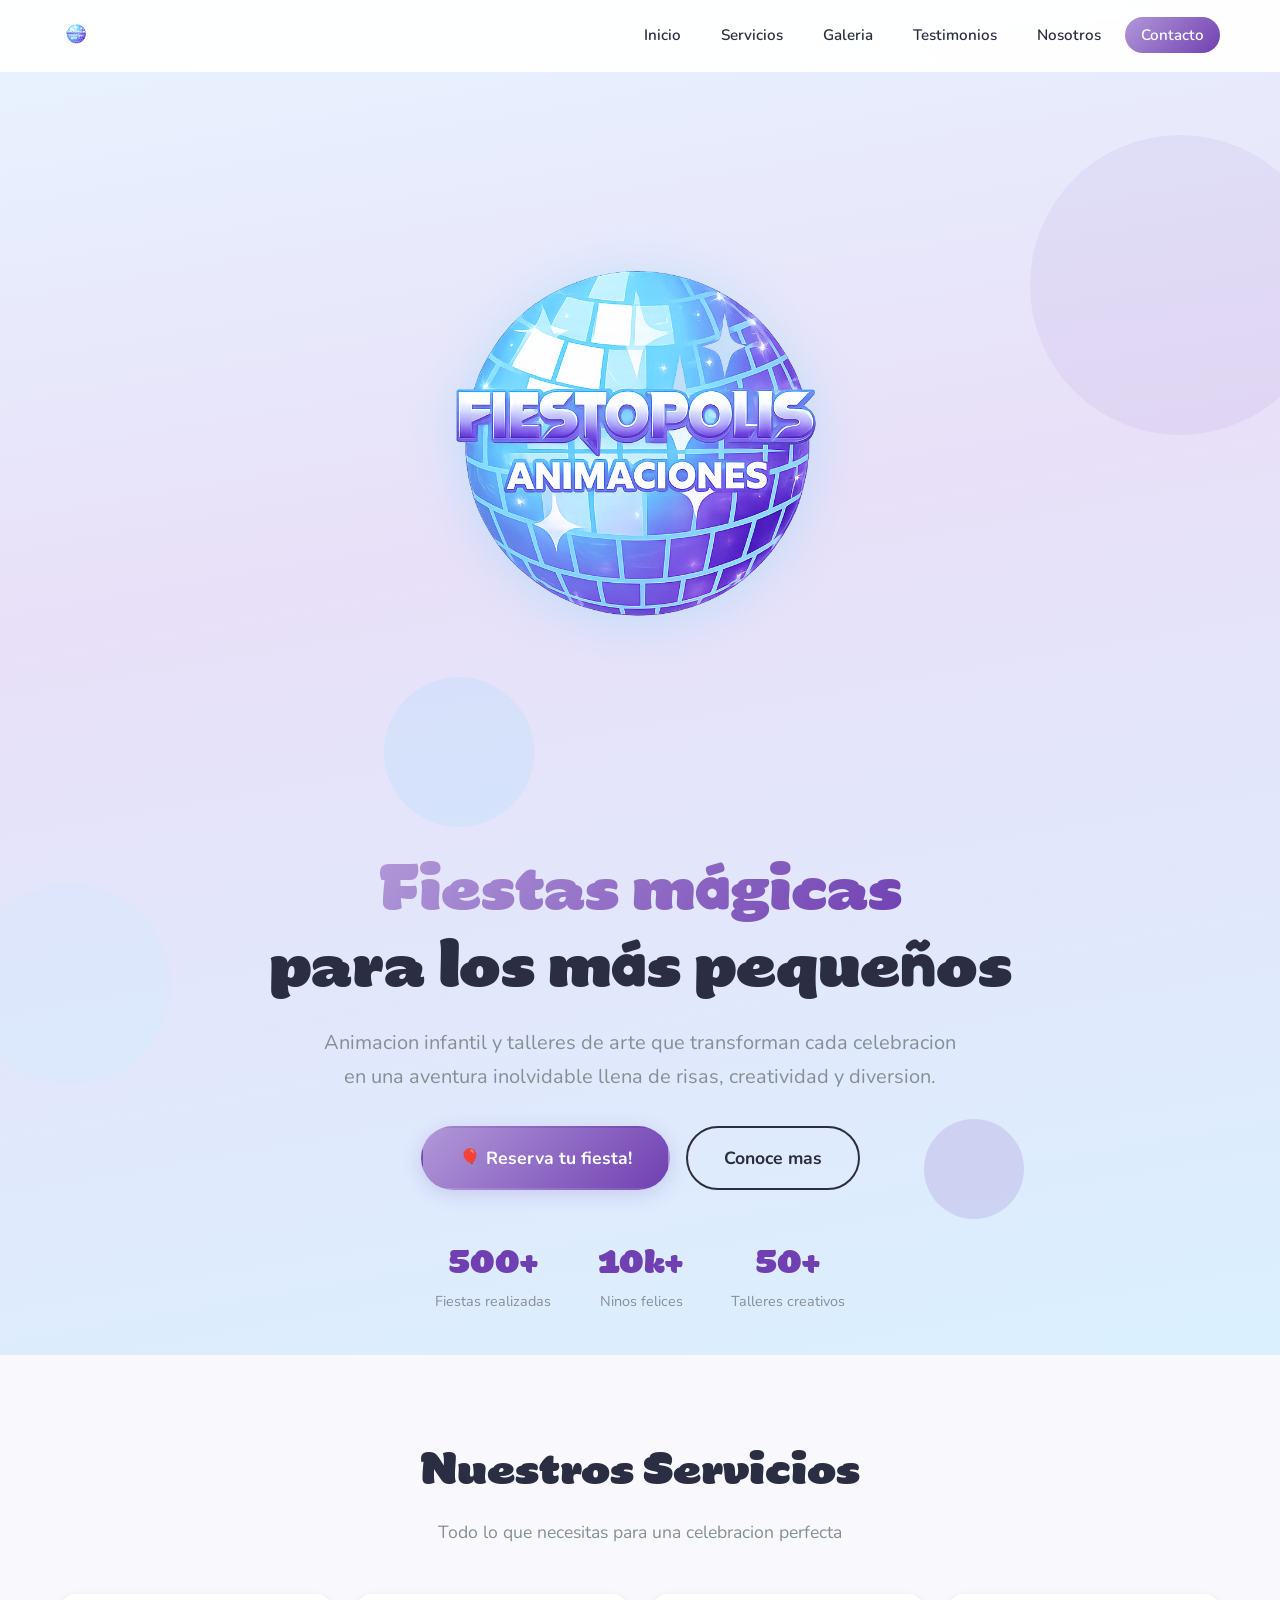
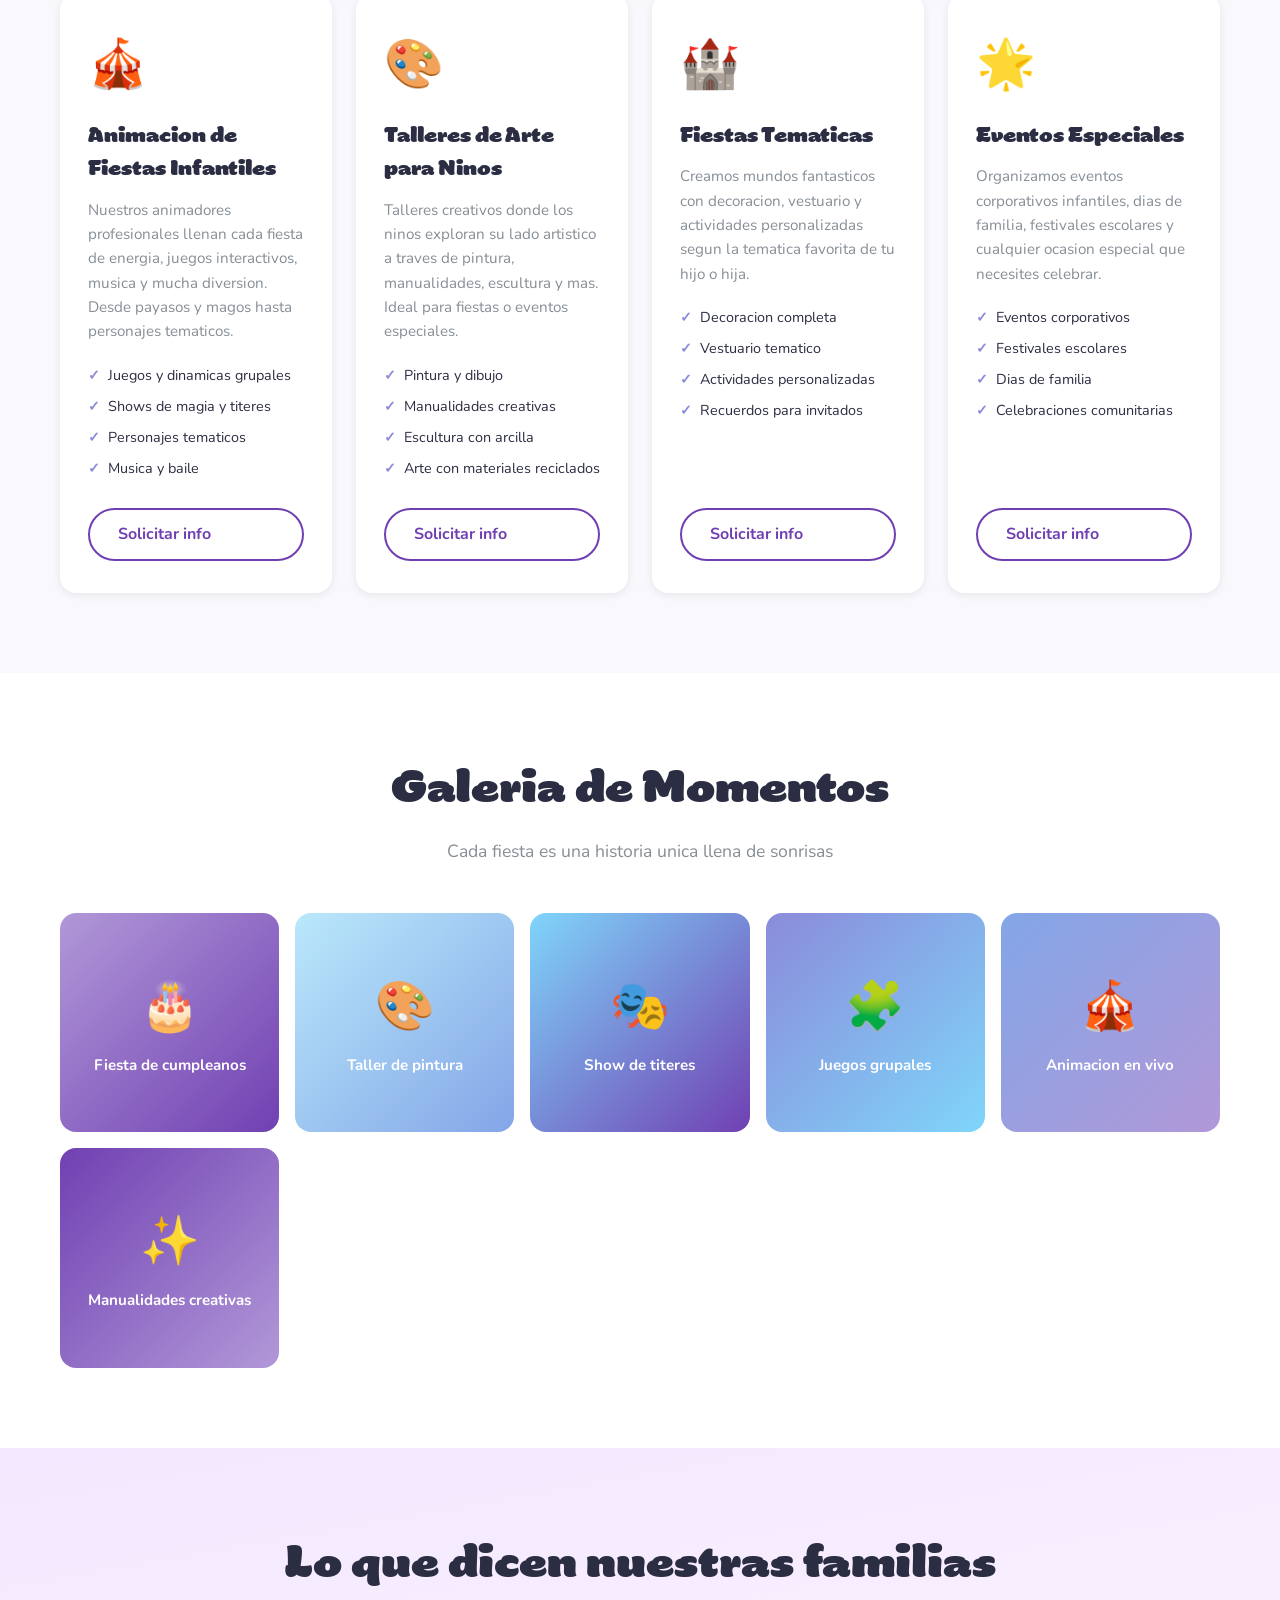
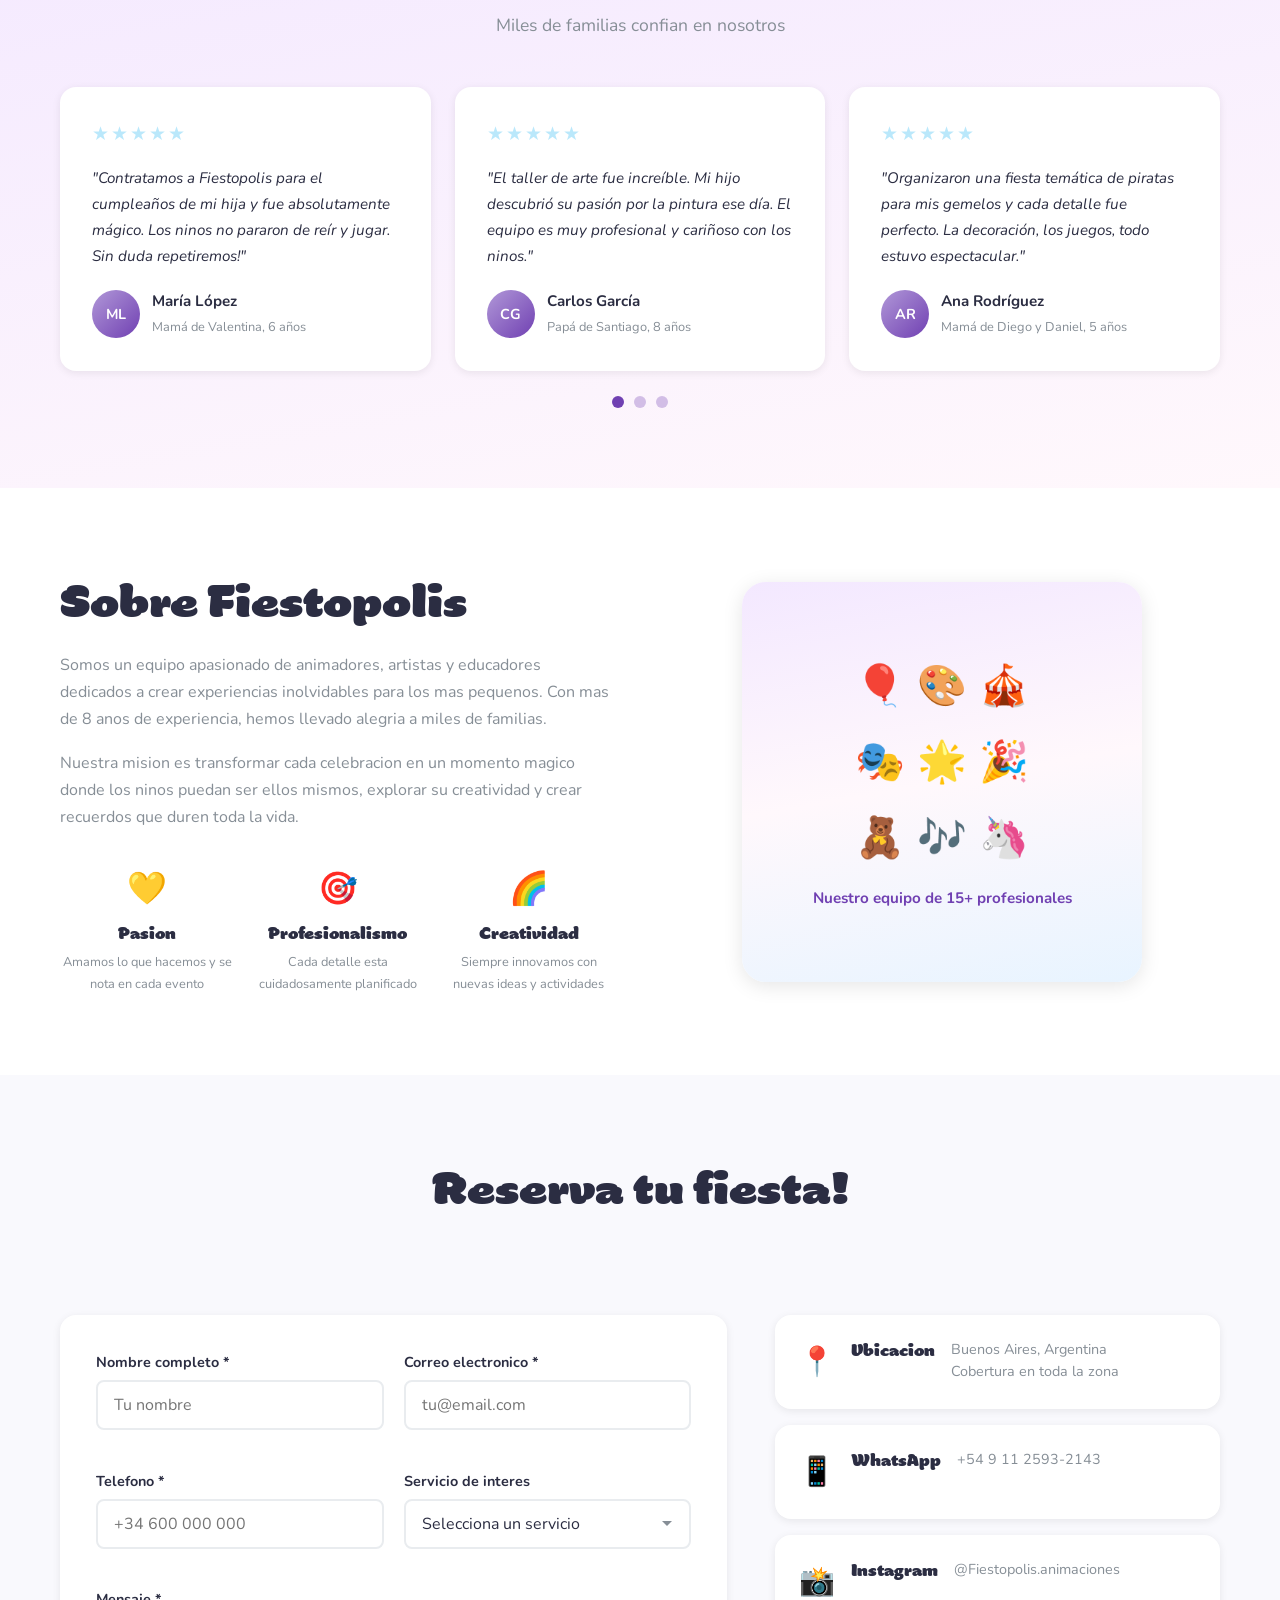
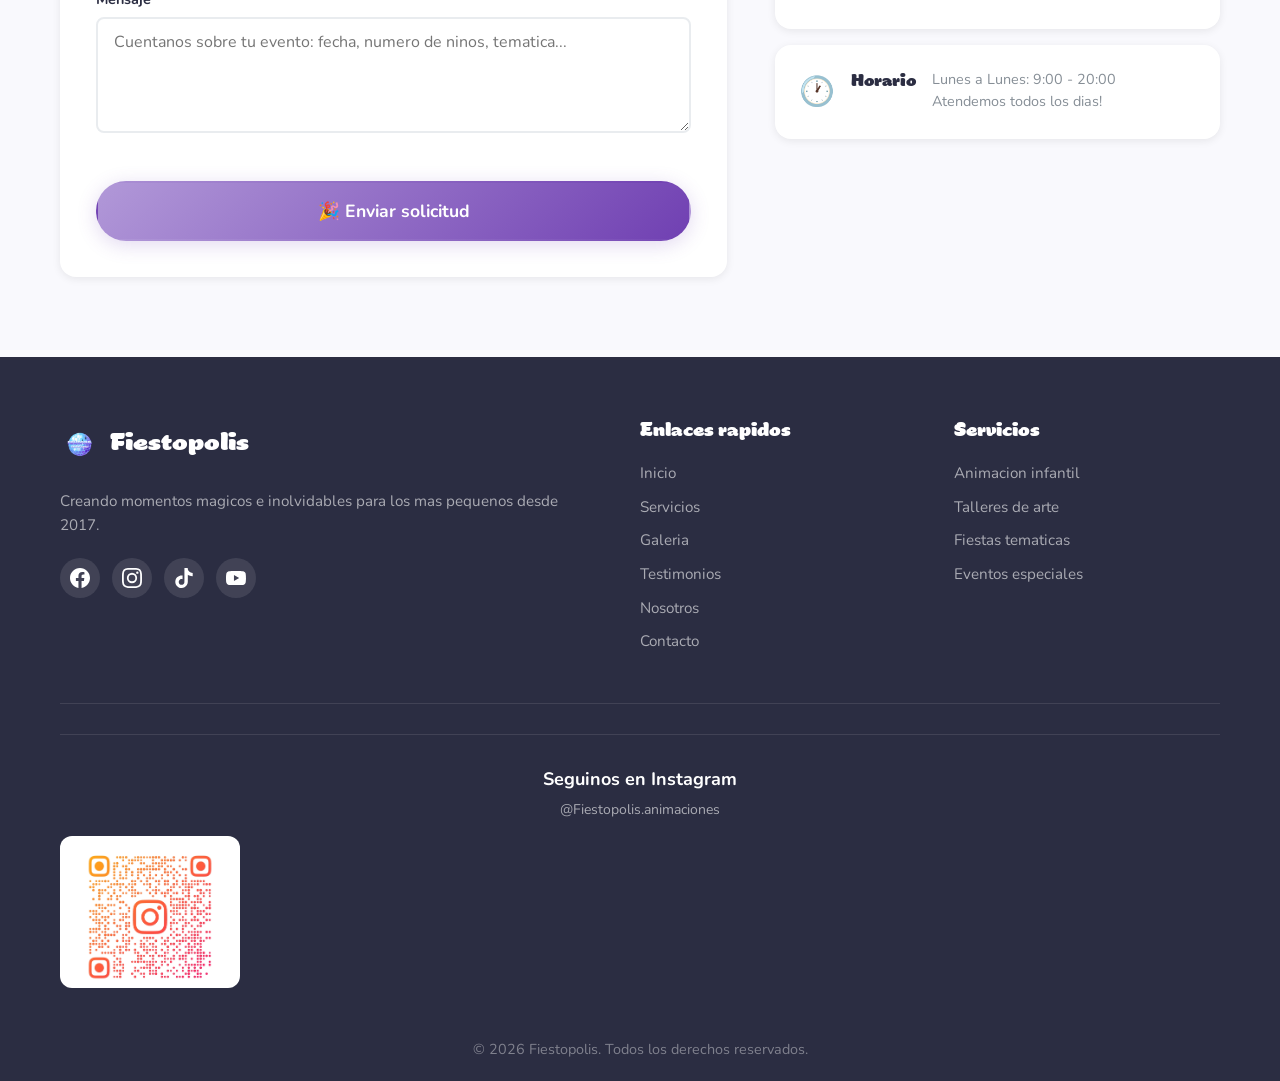
<file: index.html>
<!DOCTYPE html>
<html lang="es">
<head>
  <meta charset="UTF-8">
  <meta name="viewport" content="width=device-width, initial-scale=1.0">
  <title>Fiestopolis - Animacion Infantil y Talleres de Arte</title>
  <meta name="description" content="Fiestopolis: servicio de animacion infantil y talleres de arte para ninos. Fiestas inolvidables llenas de creatividad y diversion.">
  <link rel="preconnect" href="https://fonts.googleapis.com">
  <link rel="preconnect" href="https://fonts.gstatic.com" crossorigin>
  <link href="https://fonts.googleapis.com/css2?family=Fredoka+One&family=Nunito:wght@400;600;700&display=swap" rel="stylesheet">
  <link rel="stylesheet" href="css/styles.css">
</head>
<body>
  <!-- Header / Navbar -->
  <header class="header" id="header">
    <nav class="nav container">
      <a href="#" class="nav__logo">
        <img src="LOGOPNG.png" alt="Fiestopolis" style="height: 50px; width: auto; border-radius: 50%;">
      </a>
      <button class="nav__toggle" id="nav-toggle" aria-label="Abrir menu">
        <span></span>
        <span></span>
        <span></span>
      </button>
      <ul class="nav__menu" id="nav-menu">
        <li><a href="#hero" class="nav__link">Inicio</a></li>
        <li><a href="#servicios" class="nav__link">Servicios</a></li>
        <li><a href="#galeria" class="nav__link">Galeria</a></li>
        <li><a href="#testimonios" class="nav__link">Testimonios</a></li>
        <li><a href="#nosotros" class="nav__link">Nosotros</a></li>
        <li><a href="#contacto" class="nav__link nav__link--cta">Contacto</a></li>
      </ul>
    </nav>
  </header>

  <!-- Hero -->
  <section class="hero" id="hero">
    <div class="hero__bg-shapes">
      <div class="shape shape--1"></div>
      <div class="shape shape--2"></div>
      <div class="shape shape--3"></div>
      <div class="shape shape--4"></div>
    </div>
    <div class="container hero__content">
      <img src="LOGOPNG.png" alt="Fiestopolis Animaciones" class="hero__logo">
      <h1 class="hero__title animate-on-scroll">
        <span class="hero__title--highlight">Fiestas mágicas</span><br>
        para los más pequeños
      </h1>
      <p class="hero__subtitle animate-on-scroll">
        Animacion infantil y talleres de arte que transforman cada celebracion en una aventura inolvidable llena de risas, creatividad y diversion.
      </p>
      <div class="hero__actions animate-on-scroll">
        <a href="#contacto" class="btn btn--primary btn--lg">🎈 Reserva tu fiesta!</a>
        <a href="#servicios" class="btn btn--outline btn--lg">Conoce mas</a>
      </div>
      <div class="hero__stats animate-on-scroll">
        <div class="stat">
          <span class="stat__number">500+</span>
          <span class="stat__label">Fiestas realizadas</span>
        </div>
        <div class="stat">
          <span class="stat__number">10k+</span>
          <span class="stat__label">Ninos felices</span>
        </div>
        <div class="stat">
          <span class="stat__number">50+</span>
          <span class="stat__label">Talleres creativos</span>
        </div>
      </div>
    </div>
  </section>

  <!-- Servicios -->
  <section class="servicios section" id="servicios">
    <div class="container">
      <h2 class="section__title animate-on-scroll">Nuestros Servicios</h2>
      <p class="section__subtitle animate-on-scroll">Todo lo que necesitas para una celebracion perfecta</p>
      <div class="servicios__grid">
        <!-- Animacion de fiestas -->
        <div class="card animate-on-scroll">
          <div class="card__icon">🎪</div>
          <h3 class="card__title">Animacion de Fiestas Infantiles</h3>
          <p class="card__text">
            Nuestros animadores profesionales llenan cada fiesta de energia, juegos interactivos, musica y mucha diversion. Desde payasos y magos hasta personajes tematicos.
          </p>
          <ul class="card__list">
            <li>Juegos y dinamicas grupales</li>
            <li>Shows de magia y titeres</li>
            <li>Personajes tematicos</li>
            <li>Musica y baile</li>
          </ul>
          <a href="#contacto" class="btn btn--secondary">Solicitar info</a>
        </div>
        <!-- Talleres de arte -->
        <div class="card animate-on-scroll">
          <div class="card__icon">🎨</div>
          <h3 class="card__title">Talleres de Arte para Ninos</h3>
          <p class="card__text">
            Talleres creativos donde los ninos exploran su lado artistico a traves de pintura, manualidades, escultura y mas. Ideal para fiestas o eventos especiales.
          </p>
          <ul class="card__list">
            <li>Pintura y dibujo</li>
            <li>Manualidades creativas</li>
            <li>Escultura con arcilla</li>
            <li>Arte con materiales reciclados</li>
          </ul>
          <a href="#contacto" class="btn btn--secondary">Solicitar info</a>
        </div>
        <!-- Fiestas tematicas -->
        <div class="card animate-on-scroll">
          <div class="card__icon">🏰</div>
          <h3 class="card__title">Fiestas Tematicas</h3>
          <p class="card__text">
            Creamos mundos fantasticos con decoracion, vestuario y actividades personalizadas segun la tematica favorita de tu hijo o hija.
          </p>
          <ul class="card__list">
            <li>Decoracion completa</li>
            <li>Vestuario tematico</li>
            <li>Actividades personalizadas</li>
            <li>Recuerdos para invitados</li>
          </ul>
          <a href="#contacto" class="btn btn--secondary">Solicitar info</a>
        </div>
        <!-- Eventos especiales -->
        <div class="card animate-on-scroll">
          <div class="card__icon">🌟</div>
          <h3 class="card__title">Eventos Especiales</h3>
          <p class="card__text">
            Organizamos eventos corporativos infantiles, dias de familia, festivales escolares y cualquier ocasion especial que necesites celebrar.
          </p>
          <ul class="card__list">
            <li>Eventos corporativos</li>
            <li>Festivales escolares</li>
            <li>Dias de familia</li>
            <li>Celebraciones comunitarias</li>
          </ul>
          <a href="#contacto" class="btn btn--secondary">Solicitar info</a>
        </div>
      </div>
    </div>
  </section>

  <!-- Galeria -->
  <section class="galeria section" id="galeria">
    <div class="container">
      <h2 class="section__title animate-on-scroll">Galeria de Momentos</h2>
      <p class="section__subtitle animate-on-scroll">Cada fiesta es una historia unica llena de sonrisas</p>
      <div class="galeria__grid">
        <div class="galeria__item animate-on-scroll" style="--delay: 0">
          <div class="galeria__placeholder" style="background: linear-gradient(135deg, var(--color-pink), var(--color-purple));">
            <span>🎂</span>
            <p>Fiesta de cumpleanos</p>
          </div>
        </div>
        <div class="galeria__item animate-on-scroll" style="--delay: 1">
          <div class="galeria__placeholder" style="background: linear-gradient(135deg, var(--color-yellow), var(--color-orange));">
            <span>🎨</span>
            <p>Taller de pintura</p>
          </div>
        </div>
        <div class="galeria__item animate-on-scroll" style="--delay: 2">
          <div class="galeria__placeholder" style="background: linear-gradient(135deg, var(--color-blue), var(--color-purple));">
            <span>🎭</span>
            <p>Show de titeres</p>
          </div>
        </div>
        <div class="galeria__item animate-on-scroll" style="--delay: 3">
          <div class="galeria__placeholder" style="background: linear-gradient(135deg, var(--color-green), var(--color-blue));">
            <span>🧩</span>
            <p>Juegos grupales</p>
          </div>
        </div>
        <div class="galeria__item animate-on-scroll" style="--delay: 4">
          <div class="galeria__placeholder" style="background: linear-gradient(135deg, var(--color-orange), var(--color-pink));">
            <span>🎪</span>
            <p>Animacion en vivo</p>
          </div>
        </div>
        <div class="galeria__item animate-on-scroll" style="--delay: 5">
          <div class="galeria__placeholder" style="background: linear-gradient(135deg, var(--color-purple), var(--color-pink));">
            <span>✨</span>
            <p>Manualidades creativas</p>
          </div>
        </div>
      </div>
    </div>
  </section>

  <!-- Testimonios -->
  <section class="testimonios section" id="testimonios">
    <div class="container">
      <h2 class="section__title animate-on-scroll">Lo que dicen nuestras familias</h2>
      <p class="section__subtitle animate-on-scroll">Miles de familias confian en nosotros</p>
      <div class="testimonios__carousel" id="testimoniosCarousel">
        <!-- Grupo 1 -->
        <div class="testimonios__grupo active">
          <div class="testimonio">
            <div class="testimonio__stars">★★★★★</div>
            <p class="testimonio__text">"Contratamos a Fiestopolis para el cumpleaños de mi hija y fue absolutamente mágico. Los ninos no pararon de reír y jugar. Sin duda repetiremos!"</p>
            <div class="testimonio__author">
              <div class="testimonio__avatar">ML</div>
              <div><strong>María López</strong><span>Mamá de Valentina, 6 años</span></div>
            </div>
          </div>
          <div class="testimonio">
            <div class="testimonio__stars">★★★★★</div>
            <p class="testimonio__text">"El taller de arte fue increíble. Mi hijo descubrió su pasión por la pintura ese día. El equipo es muy profesional y cariñoso con los ninos."</p>
            <div class="testimonio__author">
              <div class="testimonio__avatar">CG</div>
              <div><strong>Carlos García</strong><span>Papá de Santiago, 8 años</span></div>
            </div>
          </div>
          <div class="testimonio">
            <div class="testimonio__stars">★★★★★</div>
            <p class="testimonio__text">"Organizaron una fiesta temática de piratas para mis gemelos y cada detalle fue perfecto. La decoración, los juegos, todo estuvo espectacular."</p>
            <div class="testimonio__author">
              <div class="testimonio__avatar">AR</div>
              <div><strong>Ana Rodríguez</strong><span>Mamá de Diego y Daniel, 5 años</span></div>
            </div>
          </div>
        </div>
        <!-- Grupo 2 -->
        <div class="testimonios__grupo">
          <div class="testimonio">
            <div class="testimonio__stars">★★★★★</div>
            <p class="testimonio__text">"Hicieron el cumple de mi nena con temática de unicornios y fue un sueño. Los chicos quedaron fascinados con los juegos y la decoración. Hermoso todo!"</p>
            <div class="testimonio__author">
              <div class="testimonio__avatar">LM</div>
              <div><strong>Laura Martínez</strong><span>Mamá de Sofía, 4 años</span></div>
            </div>
          </div>
          <div class="testimonio">
            <div class="testimonio__stars">★★★★★</div>
            <p class="testimonio__text">"Los contraté para un evento del colegio y fue un éxito total. 80 chicos entretenidos toda la tarde. Súper organizados y puntuales."</p>
            <div class="testimonio__author">
              <div class="testimonio__avatar">RP</div>
              <div><strong>Roberto Paz</strong><span>Director Escuela N°12</span></div>
            </div>
          </div>
          <div class="testimonio">
            <div class="testimonio__stars">★★★★★</div>
            <p class="testimonio__text">"El show de magia dejó a todos con la boca abierta, chicos y grandes. Mis hijos siguen hablando de la fiesta. 100% recomendable!"</p>
            <div class="testimonio__author">
              <div class="testimonio__avatar">VN</div>
              <div><strong>Verónica Núñez</strong><span>Mamá de Tomás y Lucía, 7 y 9 años</span></div>
            </div>
          </div>
        </div>
        <!-- Grupo 3 -->
        <div class="testimonios__grupo">
          <div class="testimonio">
            <div class="testimonio__stars">★★★★★</div>
            <p class="testimonio__text">"Festejamos el cumple en casa y Fiestopolis transformó el living en un parque de diversiones. No necesitás salón, ellos llevan todo. Genios!"</p>
            <div class="testimonio__author">
              <div class="testimonio__avatar">DF</div>
              <div><strong>Diego Fernández</strong><span>Papá de Mateo, 5 años</span></div>
            </div>
          </div>
          <div class="testimonio">
            <div class="testimonio__stars">★★★★★</div>
            <p class="testimonio__text">"El taller de slime fue lo más. Mi hija quiere que vengan todos los fines de semana. Muy buena onda y re creativos con las actividades."</p>
            <div class="testimonio__author">
              <div class="testimonio__avatar">SC</div>
              <div><strong>Silvina Campos</strong><span>Mamá de Emma, 8 años</span></div>
            </div>
          </div>
          <div class="testimonio">
            <div class="testimonio__stars">★★★★★</div>
            <p class="testimonio__text">"Contraté el servicio para el día de la familia de mi empresa. Impecables de principio a fin, los chicos y los padres la pasaron increíble."</p>
            <div class="testimonio__author">
              <div class="testimonio__avatar">MR</div>
              <div><strong>Marcelo Ruiz</strong><span>RRHH - Empresa Logística</span></div>
            </div>
          </div>
        </div>
      </div>
      <!-- Indicadores -->
      <div style="display: flex; justify-content: center; gap: 10px; margin-top: 25px;">
        <span class="carousel-dot active" onclick="goToSlide(0)" style="width: 12px; height: 12px; border-radius: 50%; background: var(--color-purple); cursor: pointer; opacity: 1; transition: opacity 0.3s;"></span>
        <span class="carousel-dot" onclick="goToSlide(1)" style="width: 12px; height: 12px; border-radius: 50%; background: var(--color-purple); cursor: pointer; opacity: 0.3; transition: opacity 0.3s;"></span>
        <span class="carousel-dot" onclick="goToSlide(2)" style="width: 12px; height: 12px; border-radius: 50%; background: var(--color-purple); cursor: pointer; opacity: 0.3; transition: opacity 0.3s;"></span>
      </div>
    </div>
  </section>

  <!-- Sobre Nosotros -->
  <section class="nosotros section" id="nosotros">
    <div class="container">
      <div class="nosotros__content">
        <div class="nosotros__text animate-on-scroll">
          <h2 class="section__title section__title--left">Sobre Fiestopolis</h2>
          <p>
            Somos un equipo apasionado de animadores, artistas y educadores dedicados a crear experiencias inolvidables para los mas pequenos. Con mas de 8 anos de experiencia, hemos llevado alegria a miles de familias.
          </p>
          <p>
            Nuestra mision es transformar cada celebracion en un momento magico donde los ninos puedan ser ellos mismos, explorar su creatividad y crear recuerdos que duren toda la vida.
          </p>
          <div class="nosotros__values">
            <div class="value">
              <span class="value__icon">💛</span>
              <h4>Pasion</h4>
              <p>Amamos lo que hacemos y se nota en cada evento</p>
            </div>
            <div class="value">
              <span class="value__icon">🎯</span>
              <h4>Profesionalismo</h4>
              <p>Cada detalle esta cuidadosamente planificado</p>
            </div>
            <div class="value">
              <span class="value__icon">🌈</span>
              <h4>Creatividad</h4>
              <p>Siempre innovamos con nuevas ideas y actividades</p>
            </div>
          </div>
        </div>
        <div class="nosotros__visual animate-on-scroll">
          <div class="nosotros__image-placeholder">
            <div class="nosotros__emoji-collage">
              <span style="--i:0">🎈</span>
              <span style="--i:1">🎨</span>
              <span style="--i:2">🎪</span>
              <span style="--i:3">🎭</span>
              <span style="--i:4">🌟</span>
              <span style="--i:5">🎉</span>
              <span style="--i:6">🧸</span>
              <span style="--i:7">🎶</span>
              <span style="--i:8">🦄</span>
            </div>
            <p class="nosotros__team-text">Nuestro equipo de 15+ profesionales</p>
          </div>
        </div>
      </div>
    </div>
  </section>

  <!-- Contacto -->
  <section class="contacto section" id="contacto">
    <div class="container">
      <h2 class="section__title animate-on-scroll">Reserva tu fiesta!</h2>
      <p class="section__subtitle animate-on-scroll">Cuentanos que tienes en mente y te ayudamos a hacerlo realidad</p>
      <div class="contacto__content">
        <form class="contacto__form animate-on-scroll" id="contact-form" novalidate>
          <div class="form__group">
            <label for="nombre" class="form__label">Nombre completo *</label>
            <input type="text" id="nombre" name="nombre" class="form__input" placeholder="Tu nombre" required>
            <span class="form__error" id="nombre-error"></span>
          </div>
          <div class="form__group">
            <label for="email" class="form__label">Correo electronico *</label>
            <input type="email" id="email" name="email" class="form__input" placeholder="tu@email.com" required>
            <span class="form__error" id="email-error"></span>
          </div>
          <div class="form__group">
            <label for="telefono" class="form__label">Telefono *</label>
            <input type="tel" id="telefono" name="telefono" class="form__input" placeholder="+34 600 000 000" required>
            <span class="form__error" id="telefono-error"></span>
          </div>
          <div class="form__group">
            <label for="servicio" class="form__label">Servicio de interes</label>
            <select id="servicio" name="servicio" class="form__input form__select">
              <option value="">Selecciona un servicio</option>
              <option value="animacion">Animacion de fiestas</option>
              <option value="talleres">Talleres de arte</option>
              <option value="tematicas">Fiestas tematicas</option>
              <option value="eventos">Eventos especiales</option>
            </select>
          </div>
          <div class="form__group form__group--full">
            <label for="mensaje" class="form__label">Mensaje *</label>
            <textarea id="mensaje" name="mensaje" class="form__input form__textarea" placeholder="Cuentanos sobre tu evento: fecha, numero de ninos, tematica..." rows="4" required></textarea>
            <span class="form__error" id="mensaje-error"></span>
          </div>
          <button type="submit" class="btn btn--primary btn--lg form__submit">
            🎉 Enviar solicitud
          </button>
          <div class="form__success" id="form-success">
            ✅ Mensaje enviado correctamente! Te contactaremos pronto.
          </div>
        </form>
        <div class="contacto__info animate-on-scroll">
          <div class="info__card">
            <span class="info__icon">📍</span>
            <h4>Ubicacion</h4>
            <p>Buenos Aires, Argentina<br>Cobertura en toda la zona</p>
          </div>
          <div class="info__card">
            <span class="info__icon">📱</span>
            <h4>WhatsApp</h4>
            <p><a href="https://wa.me/5491125932143?text=Hola! Quisiera consultar por un evento" style="color: inherit; text-decoration: none;">+54 9 11 2593-2143</a></p>
          </div>
          <div class="info__card">
            <span class="info__icon">📸</span>
            <h4>Instagram</h4>
            <p><a href="https://www.instagram.com/Fiestopolis.animaciones/" target="_blank" style="color: inherit; text-decoration: none;">@Fiestopolis.animaciones</a></p>
          </div>
          <div class="info__card">
            <span class="info__icon">🕐</span>
            <h4>Horario</h4>
            <p>Lunes a Lunes: 9:00 - 20:00<br>Atendemos todos los dias!</p>
          </div>
        </div>
      </div>
    </div>
  </section>

  <!-- Footer -->
  <footer class="footer">
    <div class="container">
      <div class="footer__content">
        <div class="footer__brand">
          <a href="#" class="footer__logo"><img src="LOGOPNG.png" alt="Fiestopolis" style="height: 60px; width: auto; border-radius: 50%; display: inline-block; vertical-align: middle; margin-right: 10px;">Fiestopolis</a>
          <p class="footer__description">
            Creando momentos magicos e inolvidables para los mas pequenos desde 2017.
          </p>
          <div class="footer__social">
            <a href="#" class="social__link" aria-label="Facebook">
              <svg viewBox="0 0 24 24" width="20" height="20" fill="currentColor"><path d="M24 12.073c0-6.627-5.373-12-12-12s-12 5.373-12 12c0 5.99 4.388 10.954 10.125 11.854v-8.385H7.078v-3.47h3.047V9.43c0-3.007 1.792-4.669 4.533-4.669 1.312 0 2.686.235 2.686.235v2.953H15.83c-1.491 0-1.956.925-1.956 1.874v2.25h3.328l-.532 3.47h-2.796v8.385C19.612 23.027 24 18.062 24 12.073z"/></svg>
            </a>
            <a href="https://www.instagram.com/Fiestopolis.animaciones/" target="_blank" class="social__link" aria-label="Instagram">
              <svg viewBox="0 0 24 24" width="20" height="20" fill="currentColor"><path d="M12 2.163c3.204 0 3.584.012 4.85.07 3.252.148 4.771 1.691 4.919 4.919.058 1.265.069 1.645.069 4.849 0 3.205-.012 3.584-.069 4.849-.149 3.225-1.664 4.771-4.919 4.919-1.266.058-1.644.07-4.85.07-3.204 0-3.584-.012-4.849-.07-3.26-.149-4.771-1.699-4.919-4.92-.058-1.265-.07-1.644-.07-4.849 0-3.204.013-3.583.07-4.849.149-3.227 1.664-4.771 4.919-4.919 1.266-.057 1.645-.069 4.849-.069zM12 0C8.741 0 8.333.014 7.053.072 2.695.272.273 2.69.073 7.052.014 8.333 0 8.741 0 12c0 3.259.014 3.668.072 4.948.2 4.358 2.618 6.78 6.98 6.98C8.333 23.986 8.741 24 12 24c3.259 0 3.668-.014 4.948-.072 4.354-.2 6.782-2.618 6.979-6.98.059-1.28.073-1.689.073-4.948 0-3.259-.014-3.667-.072-4.947-.196-4.354-2.617-6.78-6.979-6.98C15.668.014 15.259 0 12 0zm0 5.838a6.162 6.162 0 100 12.324 6.162 6.162 0 000-12.324zM12 16a4 4 0 110-8 4 4 0 010 8zm6.406-11.845a1.44 1.44 0 100 2.881 1.44 1.44 0 000-2.881z"/></svg>
            </a>
            <a href="#" class="social__link" aria-label="TikTok">
              <svg viewBox="0 0 24 24" width="20" height="20" fill="currentColor"><path d="M12.525.02c1.31-.02 2.61-.01 3.91-.02.08 1.53.63 3.09 1.75 4.17 1.12 1.11 2.7 1.62 4.24 1.79v4.03c-1.44-.05-2.89-.35-4.2-.97-.57-.26-1.1-.59-1.62-.93-.01 2.92.01 5.84-.02 8.75-.08 1.4-.54 2.79-1.35 3.94-1.31 1.92-3.58 3.17-5.91 3.21-1.43.08-2.86-.31-4.08-1.03-2.02-1.19-3.44-3.37-3.65-5.71-.02-.5-.03-1-.01-1.49.18-1.9 1.12-3.72 2.58-4.96 1.66-1.44 3.98-2.13 6.15-1.72.02 1.48-.04 2.96-.04 4.44-.99-.32-2.15-.23-3.02.37-.63.41-1.11 1.04-1.36 1.75-.21.51-.15 1.07-.14 1.61.24 1.64 1.82 3.02 3.5 2.87 1.12-.01 2.19-.66 2.77-1.61.19-.33.4-.67.41-1.06.1-1.79.06-3.57.07-5.36.01-4.03-.01-8.05.02-12.07z"/></svg>
            </a>
            <a href="#" class="social__link" aria-label="YouTube">
              <svg viewBox="0 0 24 24" width="20" height="20" fill="currentColor"><path d="M23.498 6.186a3.016 3.016 0 00-2.122-2.136C19.505 3.545 12 3.545 12 3.545s-7.505 0-9.377.505A3.017 3.017 0 00.502 6.186C0 8.07 0 12 0 12s0 3.93.502 5.814a3.016 3.016 0 002.122 2.136c1.871.505 9.376.505 9.376.505s7.505 0 9.377-.505a3.015 3.015 0 002.122-2.136C24 15.93 24 12 24 12s0-3.93-.502-5.814zM9.545 15.568V8.432L15.818 12l-6.273 3.568z"/></svg>
            </a>
          </div>
        </div>
        <div class="footer__links">
          <h4>Enlaces rapidos</h4>
          <ul>
            <li><a href="#hero">Inicio</a></li>
            <li><a href="#servicios">Servicios</a></li>
            <li><a href="#galeria">Galeria</a></li>
            <li><a href="#testimonios">Testimonios</a></li>
            <li><a href="#nosotros">Nosotros</a></li>
            <li><a href="#contacto">Contacto</a></li>
          </ul>
        </div>
        <div class="footer__links">
          <h4>Servicios</h4>
          <ul>
            <li><a href="#servicios">Animacion infantil</a></li>
            <li><a href="#servicios">Talleres de arte</a></li>
            <li><a href="#servicios">Fiestas tematicas</a></li>
            <li><a href="#servicios">Eventos especiales</a></li>
          </ul>
        </div>
      </div>
      <div style="text-align: center; padding: 30px 0; border-top: 1px solid rgba(255,255,255,0.1); margin-top: 30px;">
        <p style="font-size: 18px; font-weight: 700; margin-bottom: 5px; color: #fff;">Seguinos en Instagram</p>
        <p style="font-size: 14px; color: rgba(255,255,255,0.6); margin-bottom: 15px;">@Fiestopolis.animaciones</p>
        <a href="https://www.instagram.com/Fiestopolis.animaciones/" target="_blank">
          <img src="qr.png" alt="QR Instagram Fiestopolis" style="width: 180px; border-radius: 12px;">
        </a>
      </div>
      <div class="footer__bottom">
        <p>&copy; 2026 Fiestopolis. Todos los derechos reservados.</p>
      </div>
    </div>
  </footer>

  <script src="js/main.js"></script>
</body>
</html>
</file>
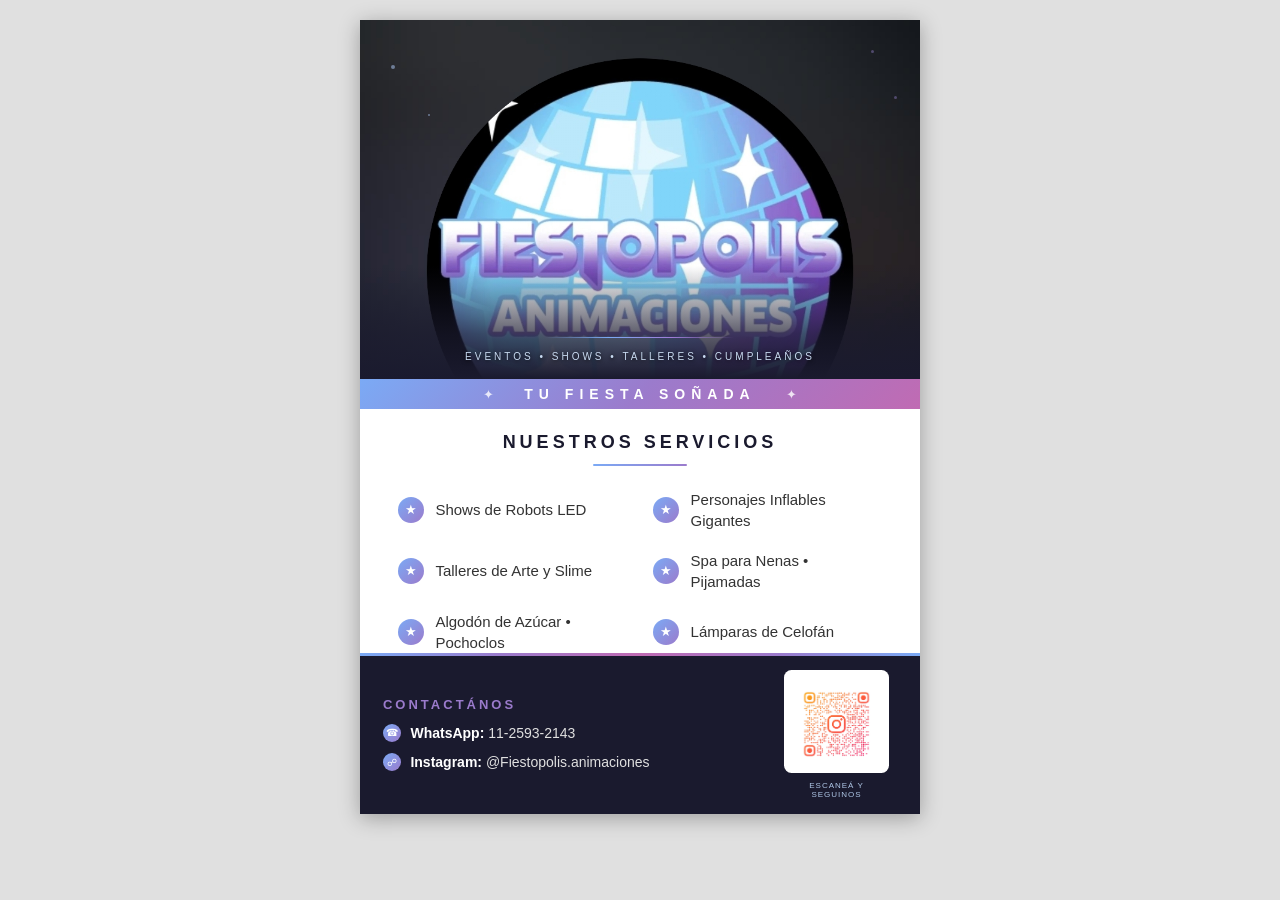
<file: flyer.html>
<!DOCTYPE html>
<html lang="es">
<head>
  <meta charset="UTF-8">
  <title>Flyer Fiestopolis</title>
  <style>
    @page {
      size: 148mm 210mm;
      margin: 0;
    }

    * {
      margin: 0;
      padding: 0;
      box-sizing: border-box;
    }

    body {
      font-family: 'Calibri', 'Candara', 'Segoe UI', sans-serif;
      background: #e0e0e0;
      display: flex;
      justify-content: center;
      padding: 20px;
      -webkit-print-color-adjust: exact;
      print-color-adjust: exact;
    }

    .flyer {
      width: 148mm;
      height: 210mm;
      background: #fff;
      position: relative;
      overflow: hidden;
      box-shadow: 0 4px 20px rgba(0,0,0,0.3);
    }

    /* ===== HEADER - Dark area with logo ===== */
    .header {
      width: 100%;
      height: 95mm;
      background: url('ball.png') no-repeat center center;
      background-size: cover;
      position: relative;
    }

    /* Gradient overlay at bottom of header for smooth transition */
    .header::after {
      content: '';
      position: absolute;
      bottom: 0;
      left: 0;
      right: 0;
      height: 30mm;
      background: linear-gradient(to top, #1a1a2e 0%, rgba(26, 26, 46, 0.7) 40%, transparent 100%);
    }

    /* Tagline over the gradient */
    .header-tagline {
      position: absolute;
      bottom: 4mm;
      left: 0;
      right: 0;
      z-index: 1;
      text-align: center;
    }

    .header-tagline .line {
      display: block;
      width: 50mm;
      height: 1px;
      background: linear-gradient(90deg, transparent, #7baaf5, #a07cd8, transparent);
      margin: 0 auto 2mm;
    }

    .header-tagline span {
      font-size: 10px;
      color: #c8daf0;
      letter-spacing: 3px;
      text-transform: uppercase;
      text-shadow: 0 1px 4px rgba(0,0,0,0.8);
    }

    /* ===== TRANSITION BAND ===== */
    .band {
      width: 100%;
      height: 8mm;
      background: linear-gradient(135deg, #7baaf5 0%, #9b7bcc 50%, #c06bb3 100%);
      display: flex;
      align-items: center;
      justify-content: center;
      gap: 8mm;
    }

    .band-star {
      color: rgba(255,255,255,0.8);
      font-size: 13px;
    }

    .band-text {
      font-size: 14px;
      color: #fff;
      letter-spacing: 6px;
      text-transform: uppercase;
      font-weight: 700;
    }

    /* ===== SERVICES SECTION ===== */
    .services {
      padding: 6mm 10mm 4mm;
    }

    .services-title {
      font-size: 18px;
      color: #1a1a2e;
      text-transform: uppercase;
      letter-spacing: 4px;
      font-weight: 700;
      text-align: center;
      margin-bottom: 6mm;
    }

    .services-title::after {
      content: '';
      display: block;
      width: 25mm;
      height: 2px;
      background: linear-gradient(90deg, #7baaf5, #9b7bcc);
      margin: 3mm auto 0;
      border-radius: 1px;
    }

    .services-grid {
      display: grid;
      grid-template-columns: 1fr 1fr;
      gap: 5mm 7mm;
    }

    .service-item {
      display: flex;
      align-items: center;
      gap: 3mm;
    }

    .service-icon {
      width: 26px;
      height: 26px;
      border-radius: 50%;
      background: linear-gradient(135deg, #7baaf5, #9b7bcc);
      color: #fff;
      display: flex;
      align-items: center;
      justify-content: center;
      font-size: 13px;
      flex-shrink: 0;
    }

    .service-text {
      font-size: 15px;
      color: #333;
      line-height: 1.4;
    }

    /* ===== CONTACT FOOTER ===== */
    .footer {
      position: absolute;
      bottom: 0;
      left: 0;
      right: 0;
      height: 42mm;
      background: #1a1a2e;
      display: flex;
      padding: 4mm 6mm;
      gap: 4mm;
    }

    /* Decorative top edge */
    .footer::before {
      content: '';
      position: absolute;
      top: -2px;
      left: 0;
      right: 0;
      height: 3px;
      background: linear-gradient(90deg, #7baaf5, #9b7bcc, #c06bb3, #9b7bcc, #7baaf5);
    }

    .footer-left {
      flex: 1;
      display: flex;
      flex-direction: column;
      justify-content: center;
      gap: 3mm;
    }

    .footer-title {
      font-size: 13px;
      color: #9b7bcc;
      text-transform: uppercase;
      letter-spacing: 3px;
      font-weight: 700;
    }

    .contact-row {
      display: flex;
      align-items: center;
      gap: 2.5mm;
    }

    .contact-icon {
      width: 18px;
      height: 18px;
      border-radius: 50%;
      background: linear-gradient(135deg, #7baaf5, #9b7bcc);
      color: #fff;
      display: flex;
      align-items: center;
      justify-content: center;
      font-size: 10px;
      flex-shrink: 0;
    }

    .contact-info {
      font-size: 14px;
      color: #e0e0e0;
    }

    .contact-info strong {
      color: #fff;
    }

    .footer-right {
      width: 32mm;
      display: flex;
      flex-direction: column;
      align-items: center;
      justify-content: center;
      gap: 2mm;
    }

    .qr-box {
      width: 28mm;
      height: 28mm;
      background: #fff;
      border-radius: 2mm;
      padding: 1.5mm;
      display: flex;
      align-items: center;
      justify-content: center;
    }

    .qr-box img {
      width: 100%;
      height: 100%;
      object-fit: contain;
    }

    .qr-text {
      font-size: 8px;
      color: #b0c8e8;
      text-transform: uppercase;
      letter-spacing: 1px;
      text-align: center;
    }

    /* ===== DECORATIVE ELEMENTS ===== */
    .sparkle {
      position: absolute;
      width: 4px;
      height: 4px;
      background: rgba(180, 210, 255, 0.5);
      border-radius: 50%;
      z-index: 2;
    }
    .sp1 { top: 12mm; left: 8mm; }
    .sp2 { top: 8mm; right: 12mm; width: 3px; height: 3px; background: rgba(160, 140, 220, 0.4); }
    .sp3 { top: 25mm; left: 18mm; width: 2px; height: 2px; }
    .sp4 { top: 20mm; right: 6mm; width: 3px; height: 3px; background: rgba(160, 140, 220, 0.4); }

    @media print {
      body {
        background: none;
        padding: 0;
      }
      .flyer {
        box-shadow: none;
      }
    }
  </style>
</head>
<body>

  <div class="flyer">
    <!-- Decorative sparkles -->
    <div class="sparkle sp1"></div>
    <div class="sparkle sp2"></div>
    <div class="sparkle sp3"></div>
    <div class="sparkle sp4"></div>

    <!-- HEADER with logo -->
    <div class="header">
      <div class="header-tagline">
        <div class="line"></div>
        <span>Eventos &bull; Shows &bull; Talleres &bull; Cumplea&ntilde;os</span>
      </div>
    </div>

    <!-- Color band -->
    <div class="band">
      <span class="band-star">&#10022;</span>
      <span class="band-text">Tu fiesta so&ntilde;ada</span>
      <span class="band-star">&#10022;</span>
    </div>

    <!-- Services -->
    <div class="services">
      <div class="services-title">Nuestros Servicios</div>
      <div class="services-grid">
        <div class="service-item">
          <div class="service-icon">&#9733;</div>
          <span class="service-text">Shows de Robots LED</span>
        </div>
        <div class="service-item">
          <div class="service-icon">&#9733;</div>
          <span class="service-text">Personajes Inflables Gigantes</span>
        </div>
        <div class="service-item">
          <div class="service-icon">&#9733;</div>
          <span class="service-text">Talleres de Arte y Slime</span>
        </div>
        <div class="service-item">
          <div class="service-icon">&#9733;</div>
          <span class="service-text">Spa para Nenas &bull; Pijamadas</span>
        </div>
        <div class="service-item">
          <div class="service-icon">&#9733;</div>
          <span class="service-text">Algod&oacute;n de Az&uacute;car &bull; Pochoclos</span>
        </div>
        <div class="service-item">
          <div class="service-icon">&#9733;</div>
          <span class="service-text">L&aacute;mparas de Celof&aacute;n</span>
        </div>
      </div>
    </div>

    <!-- Footer with contact -->
    <div class="footer">
      <div class="footer-left">
        <div class="footer-title">Contact&aacute;nos</div>
        <div class="contact-row">
          <div class="contact-icon">&#9742;</div>
          <span class="contact-info"><strong>WhatsApp:</strong> 11-2593-2143</span>
        </div>
        <div class="contact-row">
          <div class="contact-icon">&#9741;</div>
          <span class="contact-info"><strong>Instagram:</strong> @Fiestopolis.animaciones</span>
        </div>
      </div>
      <div class="footer-right">
        <div class="qr-box">
          <img src="qr.png" alt="QR Instagram">
        </div>
        <div class="qr-text">Escane&aacute; y<br>seguinos</div>
      </div>
    </div>
  </div>

</body>
</html>
</file>
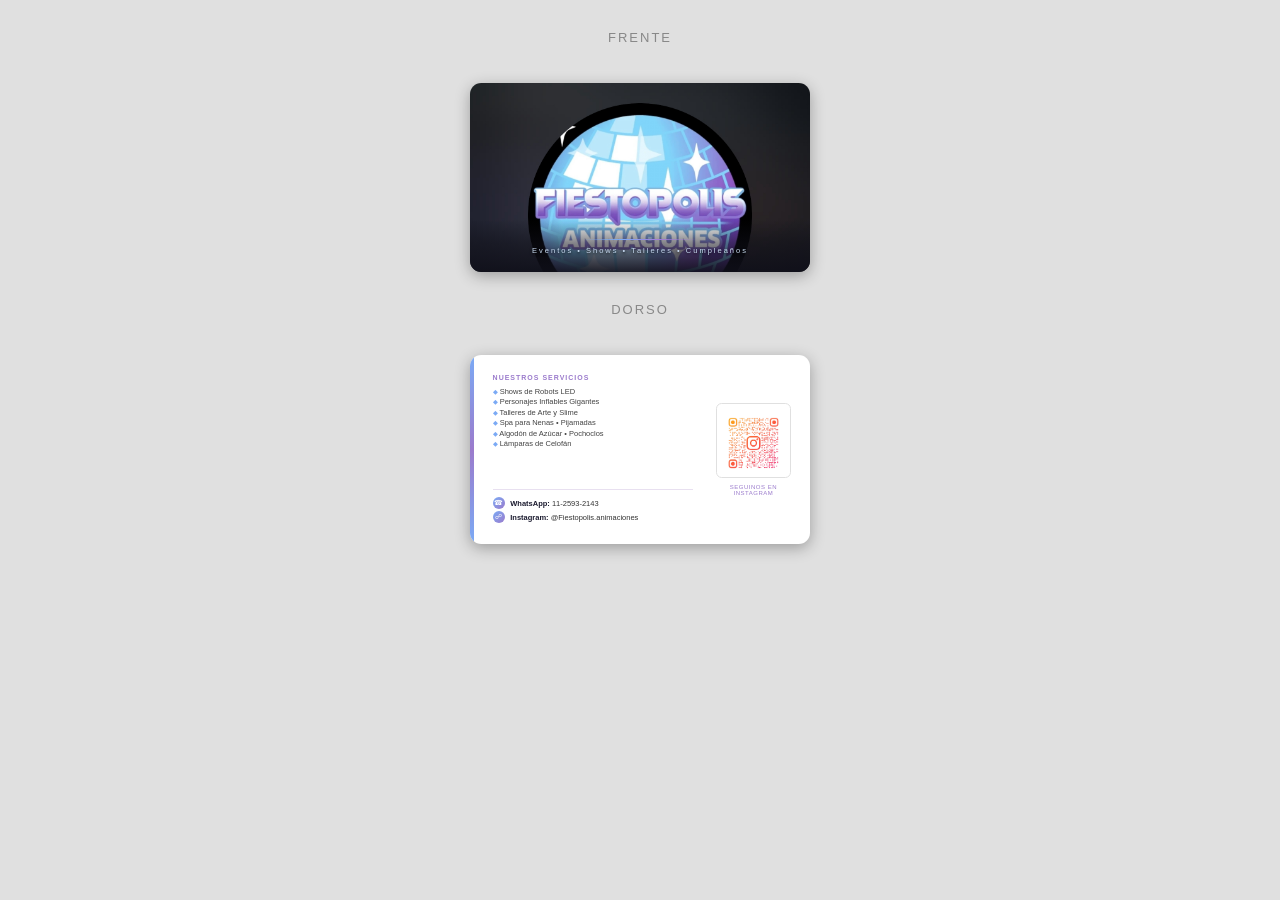
<file: tarjeta.html>
<!DOCTYPE html>
<html lang="es">
<head>
  <meta charset="UTF-8">
  <title>Tarjeta Fiestopolis</title>
  <style>
    @page {
      size: A4;
      margin: 15mm;
    }

    * {
      margin: 0;
      padding: 0;
      box-sizing: border-box;
    }

    body {
      font-family: 'Calibri', 'Candara', sans-serif;
      background: #e0e0e0;
      display: flex;
      flex-direction: column;
      align-items: center;
      padding: 30px;
      gap: 30px;
      -webkit-print-color-adjust: exact;
      print-color-adjust: exact;
    }

    .label {
      font-size: 13px;
      color: #888;
      text-transform: uppercase;
      letter-spacing: 2px;
      margin-bottom: 8px;
    }

    /* ===== CARD BASE ===== */
    .card {
      width: 90mm;
      height: 50mm;
      border-radius: 3mm;
      overflow: hidden;
      position: relative;
      box-shadow: 0 4px 15px rgba(0,0,0,0.3);
    }

    /* ===== FRONT ===== */
    .card-front {
      background: #1c1e24 url('ball.png') no-repeat center center;
      background-size: cover;
      position: relative;
      display: flex;
      flex-direction: column;
      align-items: center;
      justify-content: flex-end;
      padding: 3mm 8mm;
    }

    /* Bottom gradient overlay for text legibility */
    .card-front::after {
      content: '';
      position: absolute;
      bottom: 0;
      left: 0;
      right: 0;
      height: 14mm;
      background: linear-gradient(to top, rgba(15, 15, 25, 0.92) 0%, rgba(15, 15, 25, 0.5) 55%, transparent 100%);
    }

    .front-content {
      position: relative;
      z-index: 1;
      display: flex;
      flex-direction: column;
      align-items: center;
    }

    .front-tagline {
      font-size: 7.5px;
      color: #c8daf0;
      letter-spacing: 2px;
      margin-bottom: 1.5mm;
      text-shadow: 0 1px 3px rgba(0,0,0,0.8);
    }

    /* Subtle gradient line */
    .front-line {
      width: 30mm;
      height: 1px;
      background: linear-gradient(90deg, transparent, #7baaf5, #a07cd8, transparent);
      margin-bottom: 1.5mm;
    }

    /* ===== BACK ===== */
    .card-back {
      background: #fff;
      display: flex;
      padding: 4mm;
      gap: 3mm;
    }

    .back-left {
      flex: 1;
      display: flex;
      flex-direction: column;
      justify-content: space-between;
      padding: 1mm 2mm;
    }

    .back-services-title {
      font-size: 7px;
      color: #9b7bcc;
      text-transform: uppercase;
      letter-spacing: 1px;
      font-weight: 700;
      margin-bottom: 1.5mm;
    }

    .back-services {
      font-size: 7.5px;
      color: #444;
      line-height: 1.4;
    }

    .back-services > span {
      display: block;
    }

    .service-dot {
      color: #7baaf5;
      font-weight: 700;
      font-size: 6px;
      vertical-align: middle;
    }

    .back-contact {
      margin-top: auto;
      padding-top: 2mm;
      border-top: 0.5px solid #e8e0f0;
    }

    .contact-row {
      display: flex;
      align-items: center;
      gap: 1.5mm;
      margin-bottom: 0.5mm;
      font-size: 7.5px;
      color: #333;
    }

    .contact-icon {
      width: 12px;
      height: 12px;
      border-radius: 50%;
      background: linear-gradient(135deg, #7baaf5, #9b7bcc);
      color: #fff;
      display: flex;
      align-items: center;
      justify-content: center;
      font-size: 7px;
      flex-shrink: 0;
    }

    .contact-label {
      font-weight: 700;
      color: #1a1a2e;
    }

    .back-right {
      width: 22mm;
      display: flex;
      flex-direction: column;
      align-items: center;
      justify-content: center;
      gap: 1.5mm;
    }

    .qr-container {
      width: 20mm;
      height: 20mm;
      border-radius: 1.5mm;
      overflow: hidden;
      border: 0.5px solid #e0e0e0;
    }

    .qr-container img {
      width: 100%;
      height: 100%;
      object-fit: contain;
    }

    .qr-label {
      font-size: 6px;
      color: #9b7bcc;
      text-transform: uppercase;
      letter-spacing: 0.5px;
      text-align: center;
    }

    .back-brand {
      position: absolute;
      bottom: 1.5mm;
      right: 3mm;
      font-size: 5px;
      color: #ccc;
      letter-spacing: 0.5px;
    }

    /* Left accent bar */
    .back-accent {
      position: absolute;
      left: 0;
      top: 0;
      width: 1.2mm;
      height: 100%;
      background: linear-gradient(180deg, #7baaf5, #9b7bcc, #7baaf5);
    }

    @media print {
      body {
        background: #fff;
        padding: 10mm;
      }
    }
  </style>
</head>
<body>

  <div class="label">Frente</div>

  <!-- ===== FRENTE ===== -->
  <div class="card card-front">
    <div class="front-content">
      <div class="front-line"></div>
      <div class="front-tagline">Eventos &bull; Shows &bull; Talleres &bull; Cumplea&ntilde;os</div>
    </div>
  </div>

  <div class="label">Dorso</div>

  <!-- ===== DORSO ===== -->
  <div class="card card-back" style="position: relative;">
    <div class="back-accent"></div>

    <div class="back-left">
      <div>
        <div class="back-services-title">Nuestros servicios</div>
        <div class="back-services">
          <span><span class="service-dot">&#9670;</span> Shows de Robots LED</span>
          <span><span class="service-dot">&#9670;</span> Personajes Inflables Gigantes</span>
          <span><span class="service-dot">&#9670;</span> Talleres de Arte y Slime</span>
          <span><span class="service-dot">&#9670;</span> Spa para Nenas &bull; Pijamadas</span>
          <span><span class="service-dot">&#9670;</span> Algod&oacute;n de Az&uacute;car &bull; Pochoclos</span>
          <span><span class="service-dot">&#9670;</span> L&aacute;mparas de Celof&aacute;n</span>
        </div>
      </div>

      <div class="back-contact">
        <div class="contact-row">
          <div class="contact-icon">&#9742;</div>
          <span><span class="contact-label">WhatsApp:</span> 11-2593-2143</span>
        </div>
        <div class="contact-row">
          <div class="contact-icon">&#9741;</div>
          <span><span class="contact-label">Instagram:</span> @Fiestopolis.animaciones</span>
        </div>
      </div>
    </div>

    <div class="back-right">
      <div class="qr-container">
        <img src="qr.png" alt="QR Instagram">
      </div>
      <div class="qr-label">Seguinos en<br>Instagram</div>
    </div>
  </div>

</body>
</html>
</file>
<file: css/styles.css>
/* ===========================
   Font Face
   =========================== */
@font-face {
  font-family: 'Manteiga Gorda';
  src: url('../manteiga-gorda.ttf') format('truetype');
  font-weight: normal;
  font-style: normal;
  font-display: swap;
}

/* ===========================
   CSS Variables & Reset
   =========================== */
:root {
  --color-pink: #b198d8;
  --color-purple: #7040b2;
  --color-blue: #7fd5fa;
  --color-yellow: #bae8fb;
  --color-orange: #83a6e7;
  --color-green: #8b8bda;
  --color-dark: #2b2d42;
  --color-light: #f9f9fd;
  --color-white: #ffffff;
  --color-gray: #868e96;
  --color-gray-light: #e9ecef;
  --color-celeste: #7fd5fa;
  --color-violeta: #9051c3;
  --color-lavanda: #b198d8;

  --font-heading: 'Manteiga Gorda', 'Fredoka One', cursive;
  --font-body: 'Nunito', sans-serif;

  --shadow-sm: 0 2px 8px rgba(0,0,0,0.08);
  --shadow-md: 0 4px 20px rgba(0,0,0,0.1);
  --shadow-lg: 0 8px 40px rgba(0,0,0,0.12);
  --shadow-color: 0 4px 20px rgba(112, 64, 178, 0.2);

  --radius-sm: 8px;
  --radius-md: 16px;
  --radius-lg: 24px;
  --radius-full: 50px;

  --transition: 0.3s ease;
}

*,
*::before,
*::after {
  margin: 0;
  padding: 0;
  box-sizing: border-box;
}

html {
  scroll-behavior: smooth;
  scroll-padding-top: 80px;
}

body {
  font-family: var(--font-body);
  color: var(--color-dark);
  background-color: var(--color-white);
  line-height: 1.6;
  overflow-x: hidden;
}

img {
  max-width: 100%;
  display: block;
}

a {
  text-decoration: none;
  color: inherit;
}

ul {
  list-style: none;
}

.container {
  width: 100%;
  max-width: 1200px;
  margin: 0 auto;
  padding: 0 20px;
}

.section {
  padding: 80px 0;
}

/* ===========================
   Section Titles
   =========================== */
.section__title {
  font-family: var(--font-heading);
  font-size: clamp(1.8rem, 4vw, 2.8rem);
  text-align: center;
  margin-bottom: 12px;
  color: var(--color-dark);
}

.section__title--left {
  text-align: left;
}

.section__subtitle {
  text-align: center;
  color: var(--color-gray);
  font-size: 1.1rem;
  margin-bottom: 48px;
  max-width: 600px;
  margin-left: auto;
  margin-right: auto;
}

/* ===========================
   Buttons
   =========================== */
.btn {
  display: inline-flex;
  align-items: center;
  gap: 8px;
  padding: 12px 28px;
  border-radius: var(--radius-full);
  font-family: var(--font-body);
  font-weight: 700;
  font-size: 1rem;
  border: 2px solid transparent;
  cursor: pointer;
  transition: all var(--transition);
  text-align: center;
}

.btn--primary {
  background: linear-gradient(135deg, var(--color-pink), var(--color-purple));
  color: var(--color-white);
  box-shadow: var(--shadow-color);
}

.btn--primary:hover {
  transform: translateY(-2px);
  box-shadow: 0 6px 30px rgba(196, 77, 255, 0.35);
}

.btn--secondary {
  background: var(--color-white);
  color: var(--color-purple);
  border-color: var(--color-purple);
}

.btn--secondary:hover {
  background: var(--color-purple);
  color: var(--color-white);
  transform: translateY(-2px);
}

.btn--outline {
  background: transparent;
  color: var(--color-dark);
  border-color: var(--color-dark);
}

.btn--outline:hover {
  background: var(--color-dark);
  color: var(--color-white);
  transform: translateY(-2px);
}

.btn--lg {
  padding: 16px 36px;
  font-size: 1.1rem;
}

/* ===========================
   Header / Navbar
   =========================== */
.header {
  position: fixed;
  top: 0;
  left: 0;
  width: 100%;
  z-index: 1000;
  background: rgba(255, 255, 255, 0.95);
  backdrop-filter: blur(10px);
  transition: box-shadow var(--transition);
}

.header--scrolled {
  box-shadow: var(--shadow-sm);
}

.nav {
  display: flex;
  align-items: center;
  justify-content: space-between;
  height: 72px;
}

.nav__logo {
  font-family: var(--font-heading);
  font-size: 1.6rem;
  color: var(--color-purple);
  display: flex;
  align-items: center;
  gap: 4px;
}

.logo-icon {
  font-size: 1.4rem;
}

.nav__menu {
  display: flex;
  align-items: center;
  gap: 8px;
}

.nav__link {
  padding: 8px 16px;
  border-radius: var(--radius-full);
  font-weight: 600;
  font-size: 0.95rem;
  transition: all var(--transition);
  color: var(--color-dark);
}

.nav__link:hover {
  color: var(--color-purple);
  background: rgba(196, 77, 255, 0.08);
}

.nav__link--cta {
  background: linear-gradient(135deg, var(--color-pink), var(--color-purple));
  color: var(--color-white) !important;
}

.nav__link--cta:hover {
  background: linear-gradient(135deg, var(--color-purple), var(--color-pink));
  transform: translateY(-1px);
}

.nav__toggle {
  display: none;
  flex-direction: column;
  gap: 5px;
  background: none;
  border: none;
  cursor: pointer;
  padding: 8px;
  z-index: 1001;
}

.nav__toggle span {
  display: block;
  width: 26px;
  height: 3px;
  background: var(--color-dark);
  border-radius: 3px;
  transition: all var(--transition);
}

.nav__toggle.active span:nth-child(1) {
  transform: translateY(8px) rotate(45deg);
}

.nav__toggle.active span:nth-child(2) {
  opacity: 0;
}

.nav__toggle.active span:nth-child(3) {
  transform: translateY(-8px) rotate(-45deg);
}

/* ===========================
   Hero
   =========================== */
.hero {
  min-height: auto;
  display: flex;
  align-items: center;
  position: relative;
  padding-top: 72px;
  background: linear-gradient(170deg, #e8f4ff 0%, #e8e0f8 40%, #daf0ff 100%);
  overflow: hidden;
}

.hero__bg-shapes {
  position: absolute;
  inset: 0;
  pointer-events: none;
}

.shape {
  position: absolute;
  border-radius: 50%;
  opacity: 0.15;
}

.shape--1 {
  width: 300px;
  height: 300px;
  background: var(--color-pink);
  top: 10%;
  right: -50px;
  animation: float 8s ease-in-out infinite;
}

.shape--2 {
  width: 200px;
  height: 200px;
  background: var(--color-yellow);
  bottom: 20%;
  left: -30px;
  animation: float 6s ease-in-out infinite reverse;
}

.shape--3 {
  width: 150px;
  height: 150px;
  background: var(--color-blue);
  top: 50%;
  left: 30%;
  animation: float 10s ease-in-out infinite;
}

.shape--4 {
  width: 100px;
  height: 100px;
  background: var(--color-purple);
  bottom: 10%;
  right: 20%;
  animation: float 7s ease-in-out infinite reverse;
}

@keyframes float {
  0%, 100% { transform: translateY(0) scale(1); }
  50% { transform: translateY(-30px) scale(1.05); }
}

.hero__content {
  position: relative;
  z-index: 1;
  text-align: center;
  padding: 0 0 40px;
}

.hero__logo {
  width: 600px;
  max-width: 90%;
  margin: 0 auto -10px;
  display: block;
  filter: drop-shadow(0 5px 25px rgba(127, 213, 250, 0.4));
  clip-path: inset(15% 0 18% 0);
  margin-top: -40px;
  margin-bottom: -80px;
}

.hero__title {
  font-family: var(--font-heading);
  font-size: clamp(2.2rem, 6vw, 4rem);
  line-height: 1.2;
  margin-bottom: 20px;
  color: var(--color-dark);
}

.hero__title--highlight {
  background: linear-gradient(135deg, var(--color-pink), var(--color-purple));
  -webkit-background-clip: text;
  -webkit-text-fill-color: transparent;
  background-clip: text;
}

.hero__subtitle {
  font-size: clamp(1rem, 2.5vw, 1.25rem);
  color: var(--color-gray);
  max-width: 650px;
  margin: 0 auto 32px;
  line-height: 1.7;
}

.hero__actions {
  display: flex;
  gap: 16px;
  justify-content: center;
  flex-wrap: wrap;
  margin-bottom: 48px;
}

.hero__stats {
  display: flex;
  justify-content: center;
  gap: 48px;
  flex-wrap: wrap;
}

.stat {
  text-align: center;
}

.stat__number {
  display: block;
  font-family: var(--font-heading);
  font-size: 2rem;
  color: var(--color-purple);
}

.stat__label {
  font-size: 0.9rem;
  color: var(--color-gray);
}

/* ===========================
   Servicios
   =========================== */
.servicios {
  background: var(--color-light);
}

.servicios__grid {
  display: grid;
  grid-template-columns: repeat(auto-fit, minmax(260px, 1fr));
  gap: 24px;
}

.card {
  background: var(--color-white);
  border-radius: var(--radius-md);
  padding: 32px 28px;
  transition: all var(--transition);
  box-shadow: var(--shadow-sm);
  display: flex;
  flex-direction: column;
}

.card:hover {
  transform: translateY(-8px);
  box-shadow: var(--shadow-lg);
}

.card__icon {
  font-size: 3rem;
  margin-bottom: 16px;
}

.card__title {
  font-family: var(--font-heading);
  font-size: 1.3rem;
  margin-bottom: 12px;
  color: var(--color-dark);
}

.card__text {
  color: var(--color-gray);
  margin-bottom: 16px;
  line-height: 1.6;
  font-size: 0.95rem;
}

.card__list {
  margin-bottom: 24px;
  flex-grow: 1;
}

.card__list li {
  padding: 4px 0;
  padding-left: 20px;
  position: relative;
  font-size: 0.9rem;
  color: var(--color-dark);
}

.card__list li::before {
  content: '✓';
  position: absolute;
  left: 0;
  color: var(--color-green);
  font-weight: 700;
}

/* ===========================
   Galeria
   =========================== */
.galeria__grid {
  display: grid;
  grid-template-columns: repeat(auto-fit, minmax(200px, 1fr));
  gap: 16px;
}

.galeria__item {
  border-radius: var(--radius-md);
  overflow: hidden;
  transition: all var(--transition);
  cursor: pointer;
}

.galeria__item:hover {
  transform: scale(1.03);
  box-shadow: var(--shadow-lg);
}

.galeria__placeholder {
  aspect-ratio: 1;
  display: flex;
  flex-direction: column;
  align-items: center;
  justify-content: center;
  gap: 8px;
  color: var(--color-white);
  padding: 20px;
  text-align: center;
}

.galeria__placeholder span {
  font-size: 3rem;
}

.galeria__placeholder p {
  font-weight: 700;
  font-size: 0.95rem;
}

/* ===========================
   Testimonios
   =========================== */
.testimonios {
  background: linear-gradient(170deg, #f3e8ff 0%, #fff8fc 100%);
}

.testimonios__grid {
  display: grid;
  grid-template-columns: repeat(auto-fit, minmax(300px, 1fr));
  gap: 24px;
}

.testimonios__carousel {
  position: relative;
}

.testimonios__carousel .testimonios__grupo {
  display: none !important;
  grid-template-columns: repeat(auto-fit, minmax(300px, 1fr));
  gap: 24px;
  animation: fadeIn 0.6s ease;
}

.testimonios__carousel .testimonios__grupo.active {
  display: grid !important;
}

@keyframes fadeIn {
  from { opacity: 0; transform: translateY(10px); }
  to { opacity: 1; transform: translateY(0); }
}

.testimonio {
  background: var(--color-white);
  border-radius: var(--radius-md);
  padding: 32px;
  box-shadow: var(--shadow-sm);
  transition: all var(--transition);
}

.testimonio:hover {
  transform: translateY(-4px);
  box-shadow: var(--shadow-md);
}

.testimonio__stars {
  color: var(--color-yellow);
  font-size: 1.2rem;
  margin-bottom: 16px;
  letter-spacing: 2px;
}

.testimonio__text {
  color: var(--color-dark);
  font-style: italic;
  line-height: 1.7;
  margin-bottom: 20px;
  font-size: 0.95rem;
}

.testimonio__author {
  display: flex;
  align-items: center;
  gap: 12px;
}

.testimonio__avatar {
  width: 48px;
  height: 48px;
  border-radius: 50%;
  background: linear-gradient(135deg, var(--color-pink), var(--color-purple));
  color: var(--color-white);
  display: flex;
  align-items: center;
  justify-content: center;
  font-weight: 700;
  font-size: 0.9rem;
  flex-shrink: 0;
}

.testimonio__author strong {
  display: block;
  font-size: 0.95rem;
}

.testimonio__author span {
  font-size: 0.8rem;
  color: var(--color-gray);
}

/* ===========================
   Sobre Nosotros
   =========================== */
.nosotros__content {
  display: grid;
  grid-template-columns: 1fr 1fr;
  gap: 48px;
  align-items: center;
}

.nosotros__text p {
  color: var(--color-gray);
  margin-bottom: 16px;
  line-height: 1.7;
}

.nosotros__values {
  display: grid;
  grid-template-columns: repeat(3, 1fr);
  gap: 16px;
  margin-top: 32px;
}

.value {
  text-align: center;
}

.value__icon {
  font-size: 2rem;
  display: block;
  margin-bottom: 8px;
}

.value h4 {
  font-family: var(--font-heading);
  font-size: 1rem;
  margin-bottom: 4px;
}

.value p {
  font-size: 0.8rem;
  color: var(--color-gray);
  margin-bottom: 0;
}

.nosotros__visual {
  display: flex;
  justify-content: center;
}

.nosotros__image-placeholder {
  width: 100%;
  max-width: 400px;
  aspect-ratio: 1;
  border-radius: var(--radius-lg);
  background: linear-gradient(170deg, #f3e8ff, #fff8fc, #e8f4ff);
  display: flex;
  flex-direction: column;
  align-items: center;
  justify-content: center;
  gap: 16px;
  position: relative;
  box-shadow: var(--shadow-md);
}

.nosotros__emoji-collage {
  display: grid;
  grid-template-columns: repeat(3, 1fr);
  gap: 12px;
}

.nosotros__emoji-collage span {
  font-size: 2.5rem;
  display: block;
  text-align: center;
  animation: bounceIn 0.6s ease calc(var(--i) * 0.1s) both;
}

@keyframes bounceIn {
  0% { transform: scale(0); opacity: 0; }
  60% { transform: scale(1.2); }
  100% { transform: scale(1); opacity: 1; }
}

.nosotros__team-text {
  font-weight: 700;
  color: var(--color-purple);
  font-size: 0.95rem;
}

/* ===========================
   Contacto
   =========================== */
.contacto {
  background: var(--color-light);
}

.contacto__content {
  display: grid;
  grid-template-columns: 1.2fr 0.8fr;
  gap: 48px;
  align-items: start;
}

.contacto__form {
  background: var(--color-white);
  border-radius: var(--radius-md);
  padding: 36px;
  box-shadow: var(--shadow-sm);
  display: grid;
  grid-template-columns: 1fr 1fr;
  gap: 20px;
}

.form__group--full {
  grid-column: 1 / -1;
}

.form__label {
  display: block;
  font-weight: 700;
  font-size: 0.9rem;
  margin-bottom: 6px;
  color: var(--color-dark);
}

.form__input {
  width: 100%;
  padding: 12px 16px;
  border: 2px solid var(--color-gray-light);
  border-radius: var(--radius-sm);
  font-family: var(--font-body);
  font-size: 1rem;
  transition: all var(--transition);
  background: var(--color-white);
  color: var(--color-dark);
}

.form__input:focus {
  outline: none;
  border-color: var(--color-purple);
  box-shadow: 0 0 0 3px rgba(196, 77, 255, 0.15);
}

.form__input.error {
  border-color: #e03131;
}

.form__select {
  appearance: none;
  background-image: url("data:image/svg+xml,%3Csvg xmlns='http://www.w3.org/2000/svg' width='12' height='12' viewBox='0 0 12 12'%3E%3Cpath fill='%23868e96' d='M6 8L1 3h10z'/%3E%3C/svg%3E");
  background-repeat: no-repeat;
  background-position: right 16px center;
  padding-right: 40px;
}

.form__textarea {
  resize: vertical;
  min-height: 100px;
}

.form__error {
  display: block;
  font-size: 0.8rem;
  color: #e03131;
  margin-top: 4px;
  min-height: 1.2em;
}

.form__submit {
  grid-column: 1 / -1;
  width: 100%;
  justify-content: center;
}

.form__success {
  grid-column: 1 / -1;
  text-align: center;
  padding: 16px;
  background: #d3f9d8;
  color: #2b8a3e;
  border-radius: var(--radius-sm);
  font-weight: 700;
  display: none;
}

.form__success.show {
  display: block;
  animation: fadeIn 0.4s ease;
}

@keyframes fadeIn {
  from { opacity: 0; transform: translateY(-10px); }
  to { opacity: 1; transform: translateY(0); }
}

.contacto__info {
  display: flex;
  flex-direction: column;
  gap: 16px;
}

.info__card {
  background: var(--color-white);
  border-radius: var(--radius-md);
  padding: 24px;
  box-shadow: var(--shadow-sm);
  display: flex;
  align-items: flex-start;
  gap: 16px;
  transition: all var(--transition);
}

.info__card:hover {
  transform: translateX(4px);
  box-shadow: var(--shadow-md);
}

.info__icon {
  font-size: 1.8rem;
  flex-shrink: 0;
}

.info__card h4 {
  font-family: var(--font-heading);
  font-size: 1rem;
  margin-bottom: 4px;
}

.info__card p {
  font-size: 0.9rem;
  color: var(--color-gray);
  line-height: 1.5;
}

/* ===========================
   Footer
   =========================== */
.footer {
  background: var(--color-dark);
  color: var(--color-white);
  padding: 60px 0 0;
}

.footer__content {
  display: grid;
  grid-template-columns: 2fr 1fr 1fr;
  gap: 48px;
  padding-bottom: 40px;
  border-bottom: 1px solid rgba(255, 255, 255, 0.1);
}

.footer__logo {
  font-family: var(--font-heading);
  font-size: 1.5rem;
  color: var(--color-white);
  display: inline-block;
  margin-bottom: 12px;
}

.footer__description {
  color: rgba(255, 255, 255, 0.6);
  font-size: 0.95rem;
  line-height: 1.6;
  margin-bottom: 20px;
}

.footer__social {
  display: flex;
  gap: 12px;
}

.social__link {
  width: 40px;
  height: 40px;
  border-radius: 50%;
  background: rgba(255, 255, 255, 0.1);
  display: flex;
  align-items: center;
  justify-content: center;
  color: var(--color-white);
  transition: all var(--transition);
}

.social__link:hover {
  background: var(--color-purple);
  transform: translateY(-3px);
}

.footer__links h4 {
  font-family: var(--font-heading);
  font-size: 1.1rem;
  margin-bottom: 16px;
}

.footer__links li {
  margin-bottom: 8px;
}

.footer__links a {
  color: rgba(255, 255, 255, 0.6);
  font-size: 0.95rem;
  transition: color var(--transition);
}

.footer__links a:hover {
  color: var(--color-pink);
}

.footer__bottom {
  text-align: center;
  padding: 20px 0;
  font-size: 0.9rem;
  color: rgba(255, 255, 255, 0.4);
}

/* ===========================
   Animations (Scroll)
   =========================== */
.animate-on-scroll {
  opacity: 0;
  transform: translateY(30px);
  transition: opacity 0.6s ease, transform 0.6s ease;
}

.animate-on-scroll.visible {
  opacity: 1;
  transform: translateY(0);
}

/* Staggered animation for gallery items */
.galeria__item.animate-on-scroll {
  transition-delay: calc(var(--delay, 0) * 0.1s);
}

/* ===========================
   Responsive Design
   =========================== */
@media (max-width: 992px) {
  .nosotros__content {
    grid-template-columns: 1fr;
    gap: 32px;
  }

  .nosotros__visual {
    order: -1;
  }

  .nosotros__image-placeholder {
    max-width: 300px;
    aspect-ratio: auto;
    padding: 40px;
  }

  .contacto__content {
    grid-template-columns: 1fr;
  }

  .contacto__info {
    display: grid;
    grid-template-columns: 1fr 1fr;
    gap: 16px;
  }

  .footer__content {
    grid-template-columns: 1fr 1fr;
  }

  .footer__brand {
    grid-column: 1 / -1;
  }
}

@media (max-width: 768px) {
  .section {
    padding: 60px 0;
  }

  .nav__toggle {
    display: flex;
  }

  .nav__menu {
    position: fixed;
    top: 0;
    right: -100%;
    width: 280px;
    height: 100vh;
    background: var(--color-white);
    flex-direction: column;
    align-items: flex-start;
    padding: 100px 32px 32px;
    gap: 4px;
    box-shadow: var(--shadow-lg);
    transition: right var(--transition);
    z-index: 1000;
  }

  .nav__menu.active {
    right: 0;
  }

  .nav__link {
    width: 100%;
    padding: 12px 16px;
    font-size: 1.1rem;
  }

  .nav__link--cta {
    text-align: center;
    margin-top: 16px;
  }

  .hero__stats {
    gap: 24px;
  }

  .hero__logo {
    width: 350px !important;
    margin-bottom: -50px !important;
    margin-top: -20px !important;
  }

  .servicios__grid {
    grid-template-columns: 1fr;
  }

  .galeria__grid {
    grid-template-columns: repeat(2, 1fr);
  }

  .testimonios__grid {
    grid-template-columns: 1fr;
  }

  .testimonios__carousel .testimonios__grupo.active {
    grid-template-columns: 1fr;
  }

  .nosotros__values {
    grid-template-columns: 1fr;
    gap: 24px;
  }

  .section__title--left {
    text-align: center;
  }

  .contacto__form {
    grid-template-columns: 1fr;
    padding: 24px;
  }

  .contacto__info {
    grid-template-columns: 1fr;
  }

  .footer__content {
    grid-template-columns: 1fr;
    gap: 32px;
  }
}

@media (max-width: 480px) {
  .hero__title {
    font-size: 2rem;
  }

  .hero__actions {
    flex-direction: column;
    align-items: center;
  }

  .btn--lg {
    padding: 14px 28px;
    font-size: 1rem;
    width: 100%;
    justify-content: center;
  }

  .galeria__grid {
    grid-template-columns: repeat(2, 1fr);
    gap: 10px;
  }

  .galeria__placeholder span {
    font-size: 2rem;
  }

  .hero__stats {
    flex-direction: column;
    gap: 16px;
  }
}
</file>
